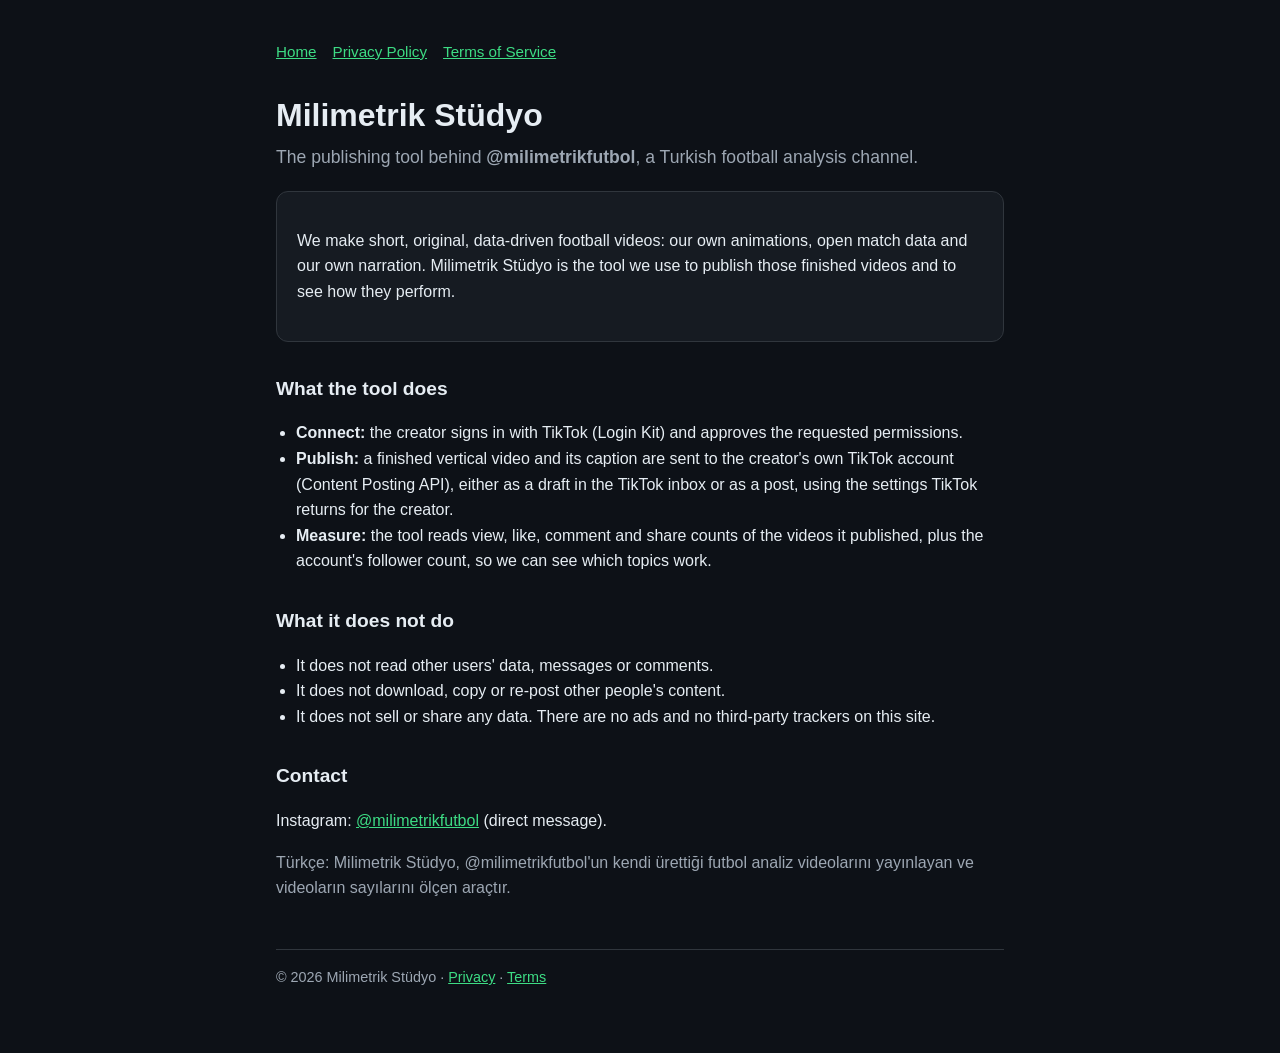
<file: index.html>
<!doctype html>
<html lang="en">
<head>
  <meta charset="utf-8">
  <meta name="viewport" content="width=device-width, initial-scale=1">
  <title>Milimetrik Stüdyo</title>
  <meta name="description" content="Milimetrik Stüdyo publishes the original football analysis videos of @milimetrikfutbol to TikTok, YouTube and Instagram.">
  <link rel="stylesheet" href="style.css">
</head>
<body>
<main>
  <nav><a href="./">Home</a><a href="privacy/">Privacy Policy</a><a href="terms/">Terms of Service</a></nav>
  <h1>Milimetrik Stüdyo</h1>
  <p class="lead">The publishing tool behind <strong>@milimetrikfutbol</strong>, a Turkish football analysis channel.</p>

  <div class="card">
    <p>We make short, original, data-driven football videos: our own animations, open match data and our own narration.
    Milimetrik Stüdyo is the tool we use to publish those finished videos and to see how they perform.</p>
  </div>

  <h2>What the tool does</h2>
  <ul>
    <li><strong>Connect:</strong> the creator signs in with TikTok (Login Kit) and approves the requested permissions.</li>
    <li><strong>Publish:</strong> a finished vertical video and its caption are sent to the creator's own TikTok account
      (Content Posting API), either as a draft in the TikTok inbox or as a post, using the settings TikTok returns for the creator.</li>
    <li><strong>Measure:</strong> the tool reads view, like, comment and share counts of the videos it published,
      plus the account's follower count, so we can see which topics work.</li>
  </ul>

  <h2>What it does not do</h2>
  <ul>
    <li>It does not read other users' data, messages or comments.</li>
    <li>It does not download, copy or re-post other people's content.</li>
    <li>It does not sell or share any data. There are no ads and no third-party trackers on this site.</li>
  </ul>

  <h2>Contact</h2>
  <p>Instagram: <a href="https://www.instagram.com/milimetrikfutbol/">@milimetrikfutbol</a> (direct message).</p>

  <p lang="tr" style="color:var(--muted)">Türkçe: Milimetrik Stüdyo, @milimetrikfutbol'un kendi ürettiği futbol analiz videolarını yayınlayan ve videoların sayılarını ölçen araçtır.</p>

  <footer>© 2026 Milimetrik Stüdyo · <a href="privacy/">Privacy</a> · <a href="terms/">Terms</a></footer>
</main>
</body>
</html>
</file>
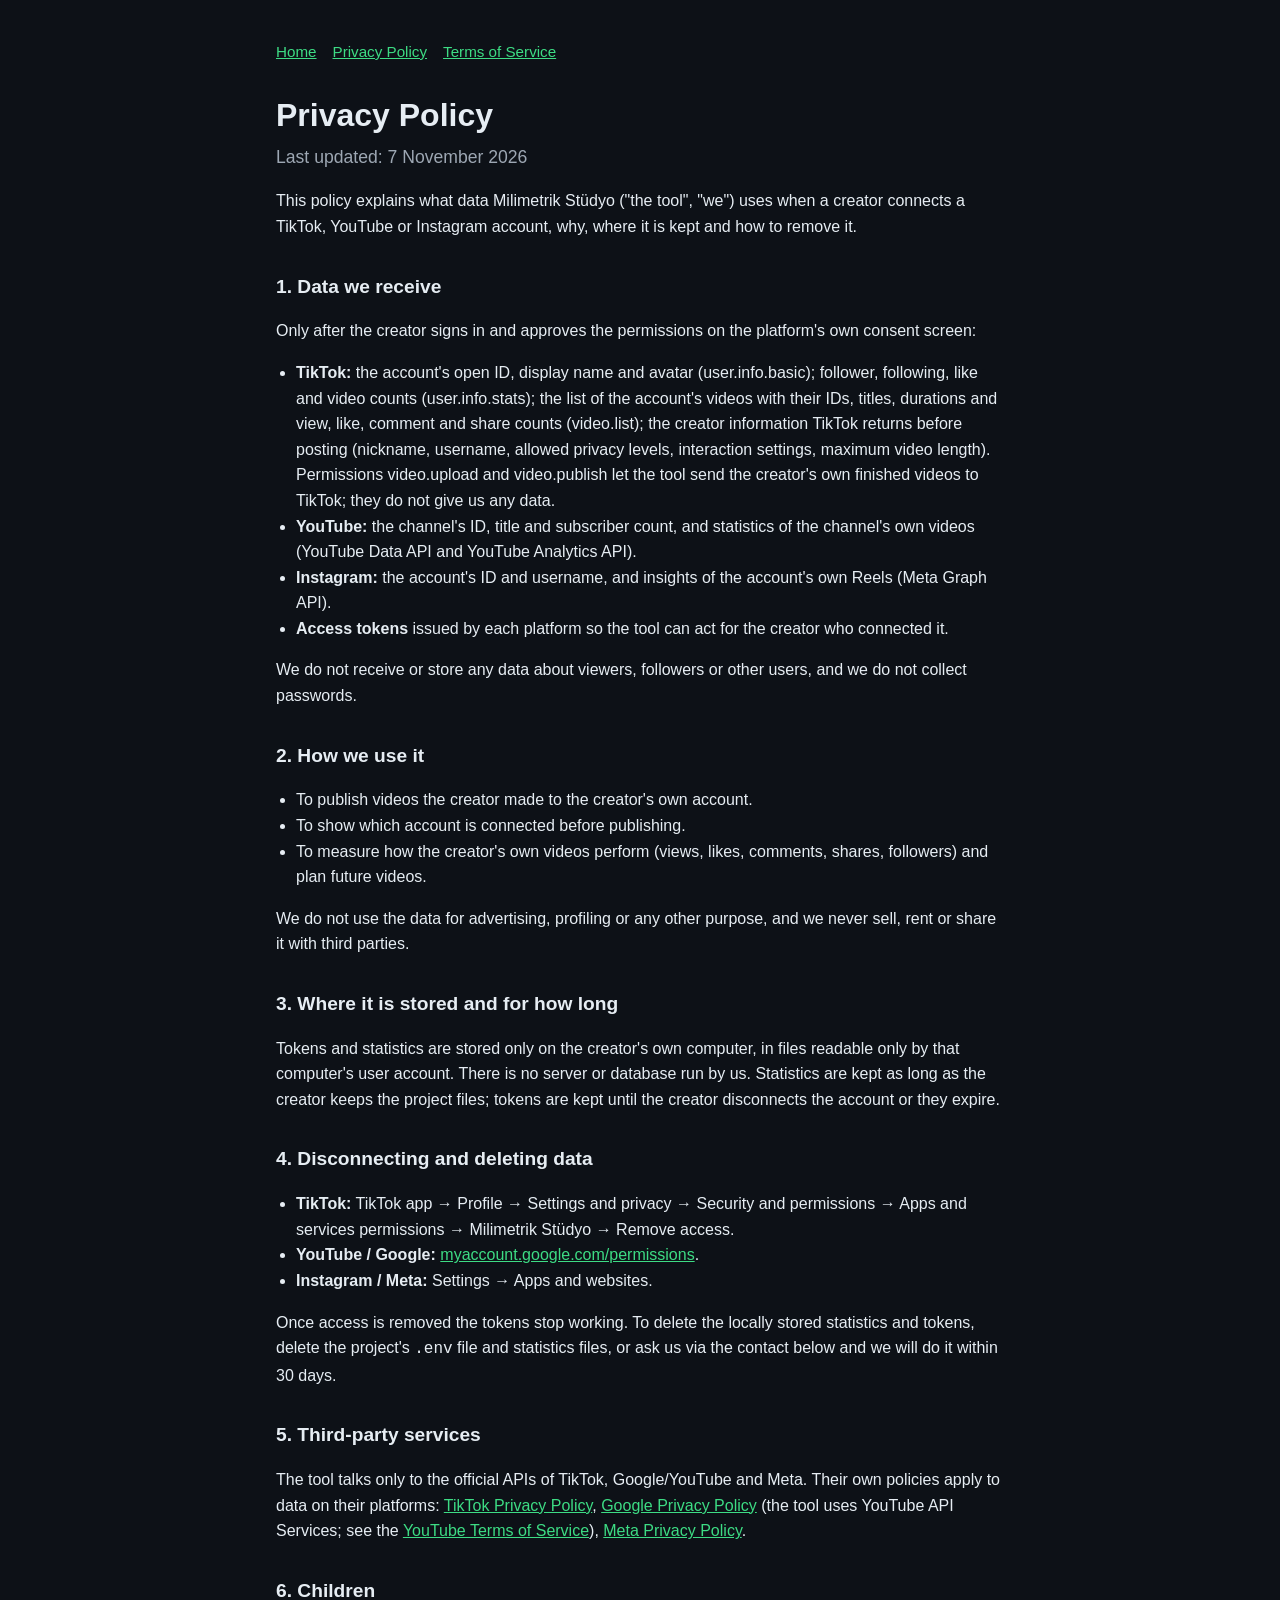
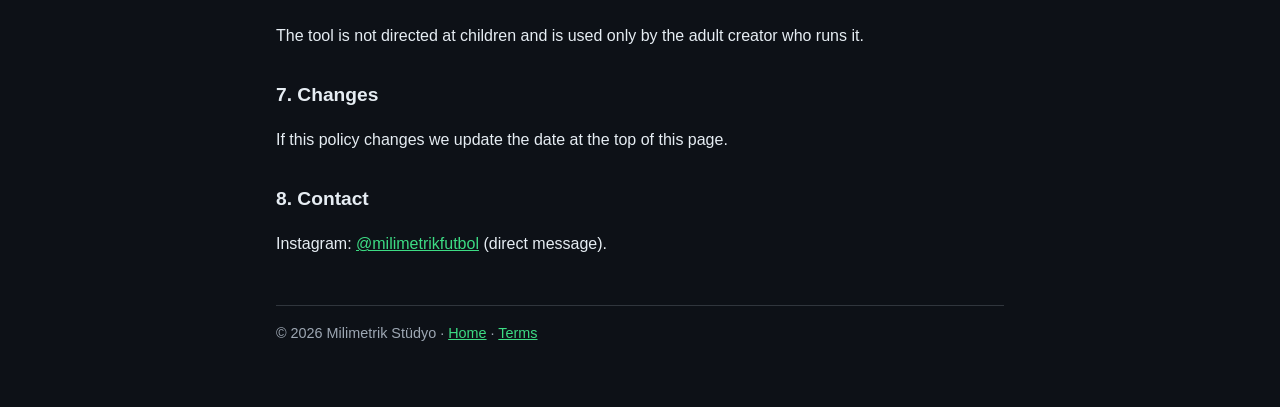
<file: privacy/index.html>
<!doctype html>
<html lang="en">
<head>
  <meta charset="utf-8">
  <meta name="viewport" content="width=device-width, initial-scale=1">
  <title>Privacy Policy · Milimetrik Stüdyo</title>
  <link rel="stylesheet" href="../style.css">
</head>
<body>
<main>
  <nav><a href="../">Home</a><a href="./">Privacy Policy</a><a href="../terms/">Terms of Service</a></nav>
  <h1>Privacy Policy</h1>
  <p class="lead">Last updated: 7 November 2026</p>

  <p>This policy explains what data Milimetrik Stüdyo ("the tool", "we") uses when a creator connects a TikTok, YouTube or
  Instagram account, why, where it is kept and how to remove it.</p>

  <h2>1. Data we receive</h2>
  <p>Only after the creator signs in and approves the permissions on the platform's own consent screen:</p>
  <ul>
    <li><strong>TikTok:</strong> the account's open ID, display name and avatar (user.info.basic); follower, following, like and video
      counts (user.info.stats); the list of the account's videos with their IDs, titles, durations and view, like, comment and share counts
      (video.list); the creator information TikTok returns before posting (nickname, username, allowed privacy levels, interaction
      settings, maximum video length). Permissions video.upload and video.publish let the tool send the creator's own finished videos
      to TikTok; they do not give us any data.</li>
    <li><strong>YouTube:</strong> the channel's ID, title and subscriber count, and statistics of the channel's own videos
      (YouTube Data API and YouTube Analytics API).</li>
    <li><strong>Instagram:</strong> the account's ID and username, and insights of the account's own Reels (Meta Graph API).</li>
    <li><strong>Access tokens</strong> issued by each platform so the tool can act for the creator who connected it.</li>
  </ul>
  <p>We do not receive or store any data about viewers, followers or other users, and we do not collect passwords.</p>

  <h2>2. How we use it</h2>
  <ul>
    <li>To publish videos the creator made to the creator's own account.</li>
    <li>To show which account is connected before publishing.</li>
    <li>To measure how the creator's own videos perform (views, likes, comments, shares, followers) and plan future videos.</li>
  </ul>
  <p>We do not use the data for advertising, profiling or any other purpose, and we never sell, rent or share it with third parties.</p>

  <h2>3. Where it is stored and for how long</h2>
  <p>Tokens and statistics are stored only on the creator's own computer, in files readable only by that computer's user account.
  There is no server or database run by us. Statistics are kept as long as the creator keeps the project files; tokens are kept until
  the creator disconnects the account or they expire.</p>

  <h2>4. Disconnecting and deleting data</h2>
  <ul>
    <li><strong>TikTok:</strong> TikTok app → Profile → Settings and privacy → Security and permissions → Apps and services permissions →
      Milimetrik Stüdyo → Remove access.</li>
    <li><strong>YouTube / Google:</strong> <a href="https://myaccount.google.com/permissions">myaccount.google.com/permissions</a>.</li>
    <li><strong>Instagram / Meta:</strong> Settings → Apps and websites.</li>
  </ul>
  <p>Once access is removed the tokens stop working. To delete the locally stored statistics and tokens, delete the project's
  <code>.env</code> file and statistics files, or ask us via the contact below and we will do it within 30 days.</p>

  <h2>5. Third-party services</h2>
  <p>The tool talks only to the official APIs of TikTok, Google/YouTube and Meta. Their own policies apply to data on their platforms:
  <a href="https://www.tiktok.com/legal/privacy-policy">TikTok Privacy Policy</a>,
  <a href="https://policies.google.com/privacy">Google Privacy Policy</a> (the tool uses YouTube API Services;
  see the <a href="https://www.youtube.com/t/terms">YouTube Terms of Service</a>),
  <a href="https://privacycenter.instagram.com/policy">Meta Privacy Policy</a>.</p>

  <h2>6. Children</h2>
  <p>The tool is not directed at children and is used only by the adult creator who runs it.</p>

  <h2>7. Changes</h2>
  <p>If this policy changes we update the date at the top of this page.</p>

  <h2>8. Contact</h2>
  <p>Instagram: <a href="https://www.instagram.com/milimetrikfutbol/">@milimetrikfutbol</a> (direct message).</p>

  <footer>© 2026 Milimetrik Stüdyo · <a href="../">Home</a> · <a href="../terms/">Terms</a></footer>
</main>
</body>
</html>
</file>
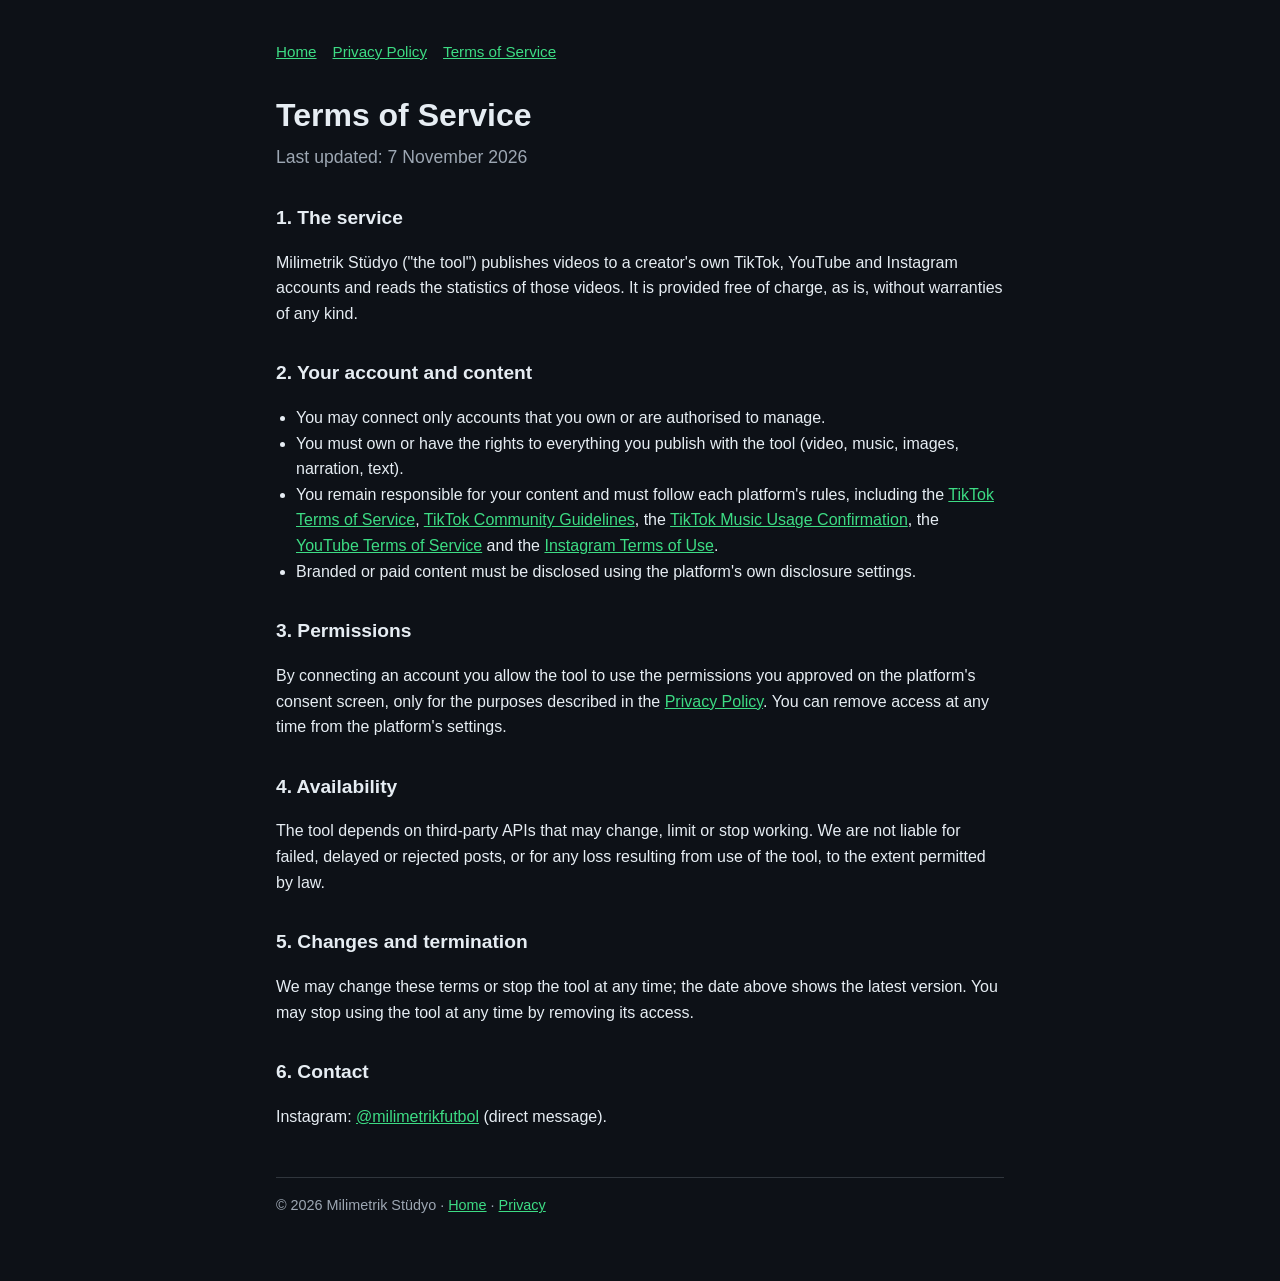
<file: terms/index.html>
<!doctype html>
<html lang="en">
<head>
  <meta charset="utf-8">
  <meta name="viewport" content="width=device-width, initial-scale=1">
  <title>Terms of Service · Milimetrik Stüdyo</title>
  <link rel="stylesheet" href="../style.css">
</head>
<body>
<main>
  <nav><a href="../">Home</a><a href="../privacy/">Privacy Policy</a><a href="./">Terms of Service</a></nav>
  <h1>Terms of Service</h1>
  <p class="lead">Last updated: 7 November 2026</p>

  <h2>1. The service</h2>
  <p>Milimetrik Stüdyo ("the tool") publishes videos to a creator's own TikTok, YouTube and Instagram accounts and reads the
  statistics of those videos. It is provided free of charge, as is, without warranties of any kind.</p>

  <h2>2. Your account and content</h2>
  <ul>
    <li>You may connect only accounts that you own or are authorised to manage.</li>
    <li>You must own or have the rights to everything you publish with the tool (video, music, images, narration, text).</li>
    <li>You remain responsible for your content and must follow each platform's rules, including the
      <a href="https://www.tiktok.com/legal/terms-of-service">TikTok Terms of Service</a>,
      <a href="https://www.tiktok.com/community-guidelines">TikTok Community Guidelines</a>,
      the <a href="https://www.tiktok.com/legal/page/global/music-usage-confirmation/en">TikTok Music Usage Confirmation</a>,
      the <a href="https://www.youtube.com/t/terms">YouTube Terms of Service</a> and the
      <a href="https://help.instagram.com/581066165581870">Instagram Terms of Use</a>.</li>
    <li>Branded or paid content must be disclosed using the platform's own disclosure settings.</li>
  </ul>

  <h2>3. Permissions</h2>
  <p>By connecting an account you allow the tool to use the permissions you approved on the platform's consent screen, only for
  the purposes described in the <a href="../privacy/">Privacy Policy</a>. You can remove access at any time from the platform's settings.</p>

  <h2>4. Availability</h2>
  <p>The tool depends on third-party APIs that may change, limit or stop working. We are not liable for failed, delayed or rejected
  posts, or for any loss resulting from use of the tool, to the extent permitted by law.</p>

  <h2>5. Changes and termination</h2>
  <p>We may change these terms or stop the tool at any time; the date above shows the latest version. You may stop using the tool
  at any time by removing its access.</p>

  <h2>6. Contact</h2>
  <p>Instagram: <a href="https://www.instagram.com/milimetrikfutbol/">@milimetrikfutbol</a> (direct message).</p>

  <footer>© 2026 Milimetrik Stüdyo · <a href="../">Home</a> · <a href="../privacy/">Privacy</a></footer>
</main>
</body>
</html>
</file>
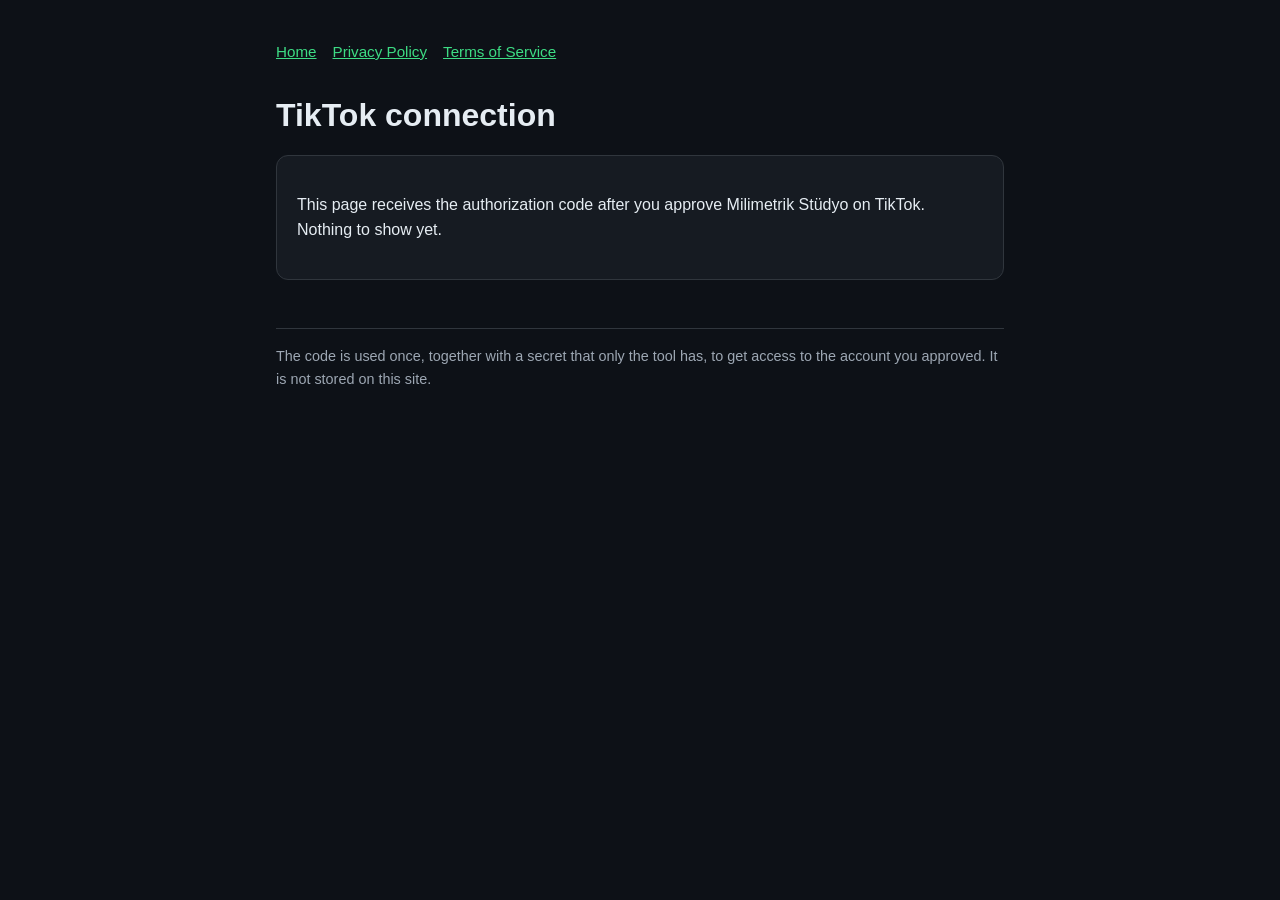
<file: tiktok/callback/index.html>
<!doctype html>
<html lang="en">
<head>
  <meta charset="utf-8">
  <meta name="viewport" content="width=device-width, initial-scale=1">
  <meta name="referrer" content="no-referrer">
  <title>TikTok Connect · Milimetrik Stüdyo</title>
  <link rel="stylesheet" href="../../style.css">
</head>
<body>
<main>
  <nav><a href="../../">Home</a><a href="../../privacy/">Privacy Policy</a><a href="../../terms/">Terms of Service</a></nav>
  <h1>TikTok connection</h1>
  <div id="ok" class="card" hidden>
    <p id="status">Sending the authorization to Milimetrik Stüdyo on this computer…</p>
    <p>If the Terminal does not continue by itself, copy this code and paste it into the Terminal window:</p>
    <span id="code" class="code"></span>
    <button id="copy" type="button">Copy code</button>
    <p lang="tr" style="color:var(--muted)">Terminal kendiliğinden devam etmezse kodu kopyalayıp Terminal'e yapıştır ve Enter'a bas.</p>
  </div>
  <div id="err" class="card" hidden>
    <p><strong>TikTok did not grant access.</strong></p>
    <p id="errmsg"></p>
    <p>Run <code>./studio tiktok-bagla</code> again to retry.</p>
  </div>
  <div id="none" class="card" hidden>
    <p>This page receives the authorization code after you approve Milimetrik Stüdyo on TikTok. Nothing to show yet.</p>
  </div>
  <footer>The code is used once, together with a secret that only the tool has, to get access to the account you approved.
  It is not stored on this site.</footer>
</main>
<script>
  (function () {
    var q = new URLSearchParams(location.search);
    var code = q.get("code"), state = q.get("state") || "", error = q.get("error");
    function show(id) { document.getElementById(id).hidden = false; }
    if (error) {
      show("err");
      document.getElementById("errmsg").textContent = error + (q.get("error_description") ? ": " + q.get("error_description") : "");
      return;
    }
    if (!code) { show("none"); return; }
    show("ok");
    document.getElementById("code").textContent = code;
    document.getElementById("copy").onclick = function () {
      navigator.clipboard.writeText(code).then(function () { document.getElementById("copy").textContent = "Copied ✓"; });
    };
    // Hand the code to the local tool (./studio tiktok-bagla listens on 127.0.0.1:53682 while it waits).
    var local = "http://127.0.0.1:53682/?" + new URLSearchParams({ code: code, state: state }).toString();
    fetch(local, { mode: "no-cors", targetAddressSpace: "local" }).then(function () {
      document.getElementById("status").textContent = "Done ✓ — Milimetrik Stüdyo received the authorization. You can close this tab.";
    }).catch(function () {
      document.getElementById("status").textContent = "Could not reach the tool on this computer automatically.";
    });
    // Remove the code from the address bar and history.
    history.replaceState(null, "", location.pathname);
  })();
</script>
</body>
</html>
</file>
<file: style.css>
:root { --bg: #0d1117; --fg: #e6edf3; --muted: #9da7b3; --accent: #3ddc84; --card: #161b22; --line: #30363d; }
* { box-sizing: border-box; }
body { margin: 0; background: var(--bg); color: var(--fg); font: 16px/1.6 -apple-system, BlinkMacSystemFont, "Segoe UI", Roboto, sans-serif; }
main { max-width: 760px; margin: 0 auto; padding: 40px 16px 64px; }
header a, footer a, a { color: var(--accent); }
h1 { font-size: 2rem; line-height: 1.2; margin: 0 0 8px; }
h2 { font-size: 1.2rem; margin-top: 32px; }
p.lead { color: var(--muted); font-size: 1.1rem; margin-top: 0; }
.card { background: var(--card); border: 1px solid var(--line); border-radius: 12px; padding: 20px; margin: 20px 0; }
code, .code { font-family: ui-monospace, SFMono-Regular, Menlo, monospace; }
.code { display: block; word-break: break-all; background: #000; border: 1px solid var(--line); border-radius: 8px; padding: 12px; margin: 12px 0; font-size: 14px; }
button { background: var(--accent); color: #000; border: 0; border-radius: 8px; padding: 10px 16px; font-weight: 600; cursor: pointer; }
nav { display: flex; gap: 16px; flex-wrap: wrap; margin-bottom: 32px; font-size: 0.95rem; }
footer { margin-top: 48px; color: var(--muted); font-size: 0.9rem; border-top: 1px solid var(--line); padding-top: 16px; }
ul { padding-left: 20px; }
</file>
